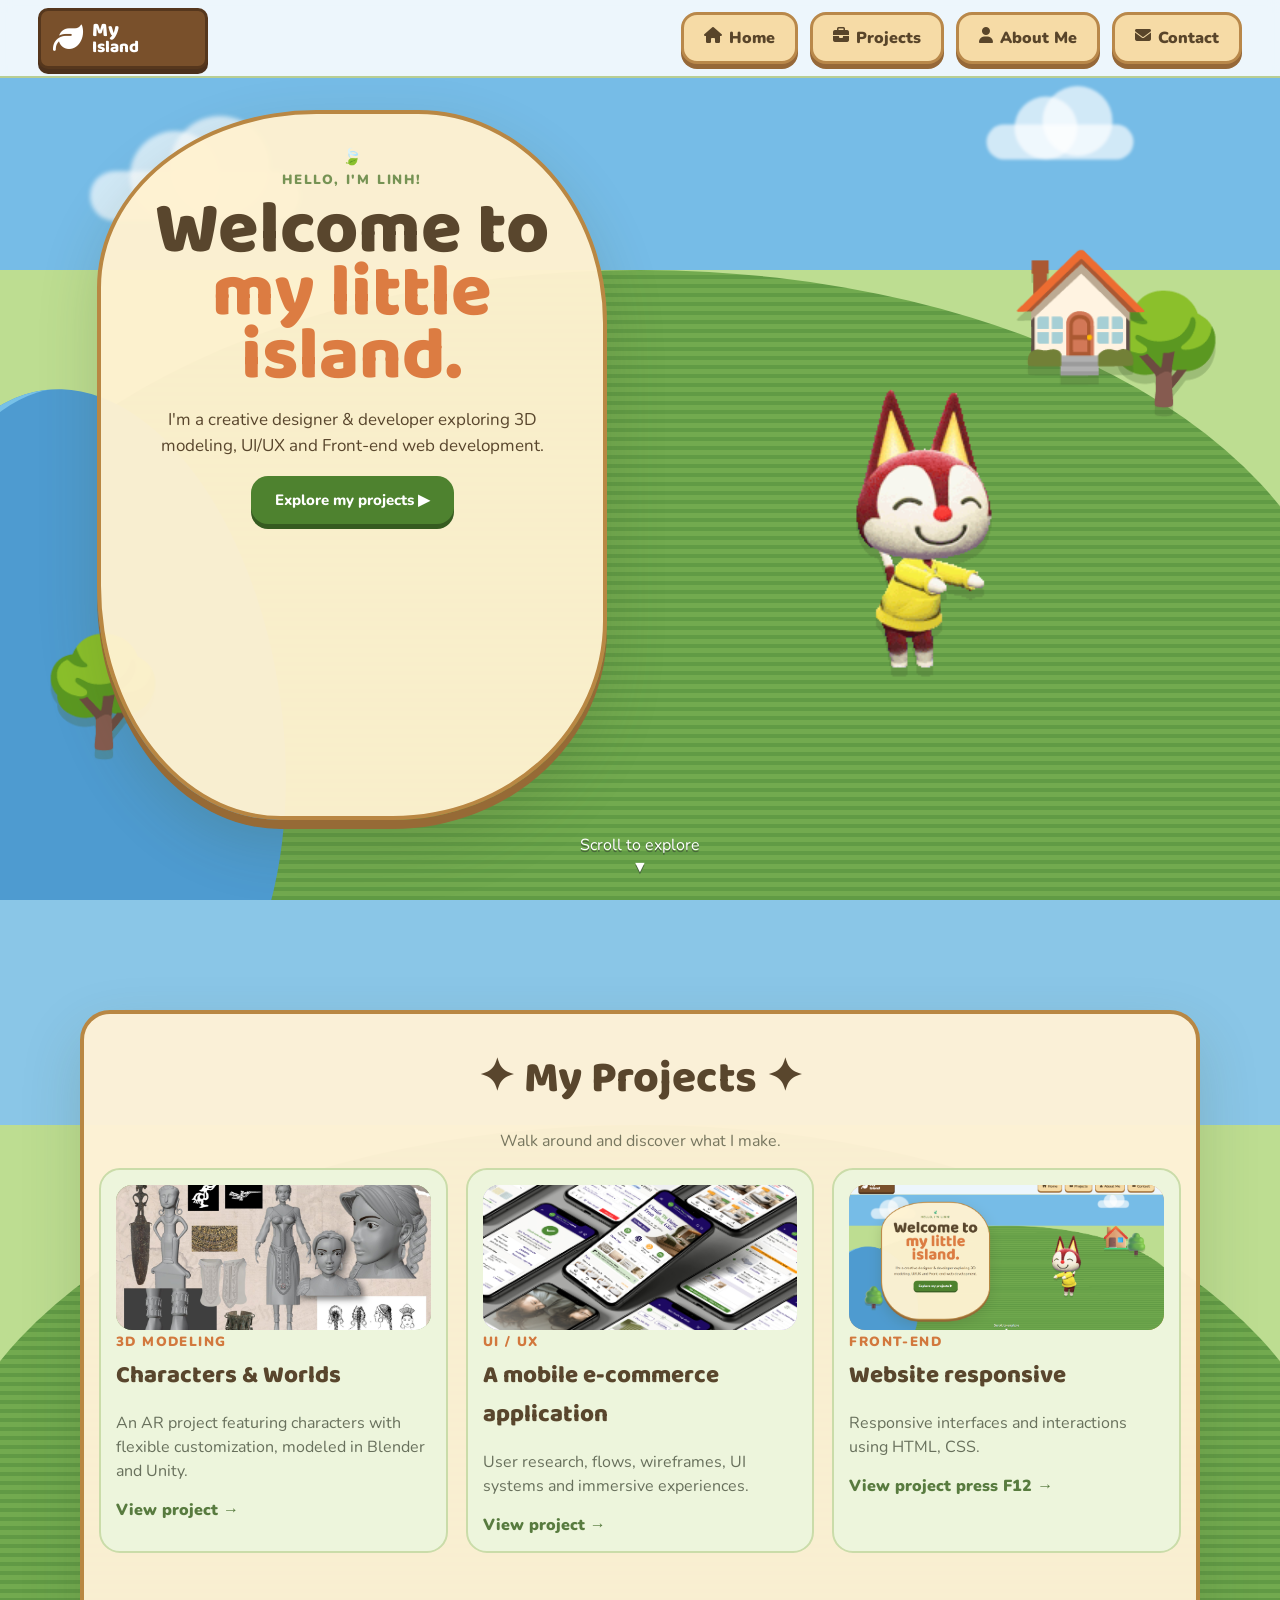
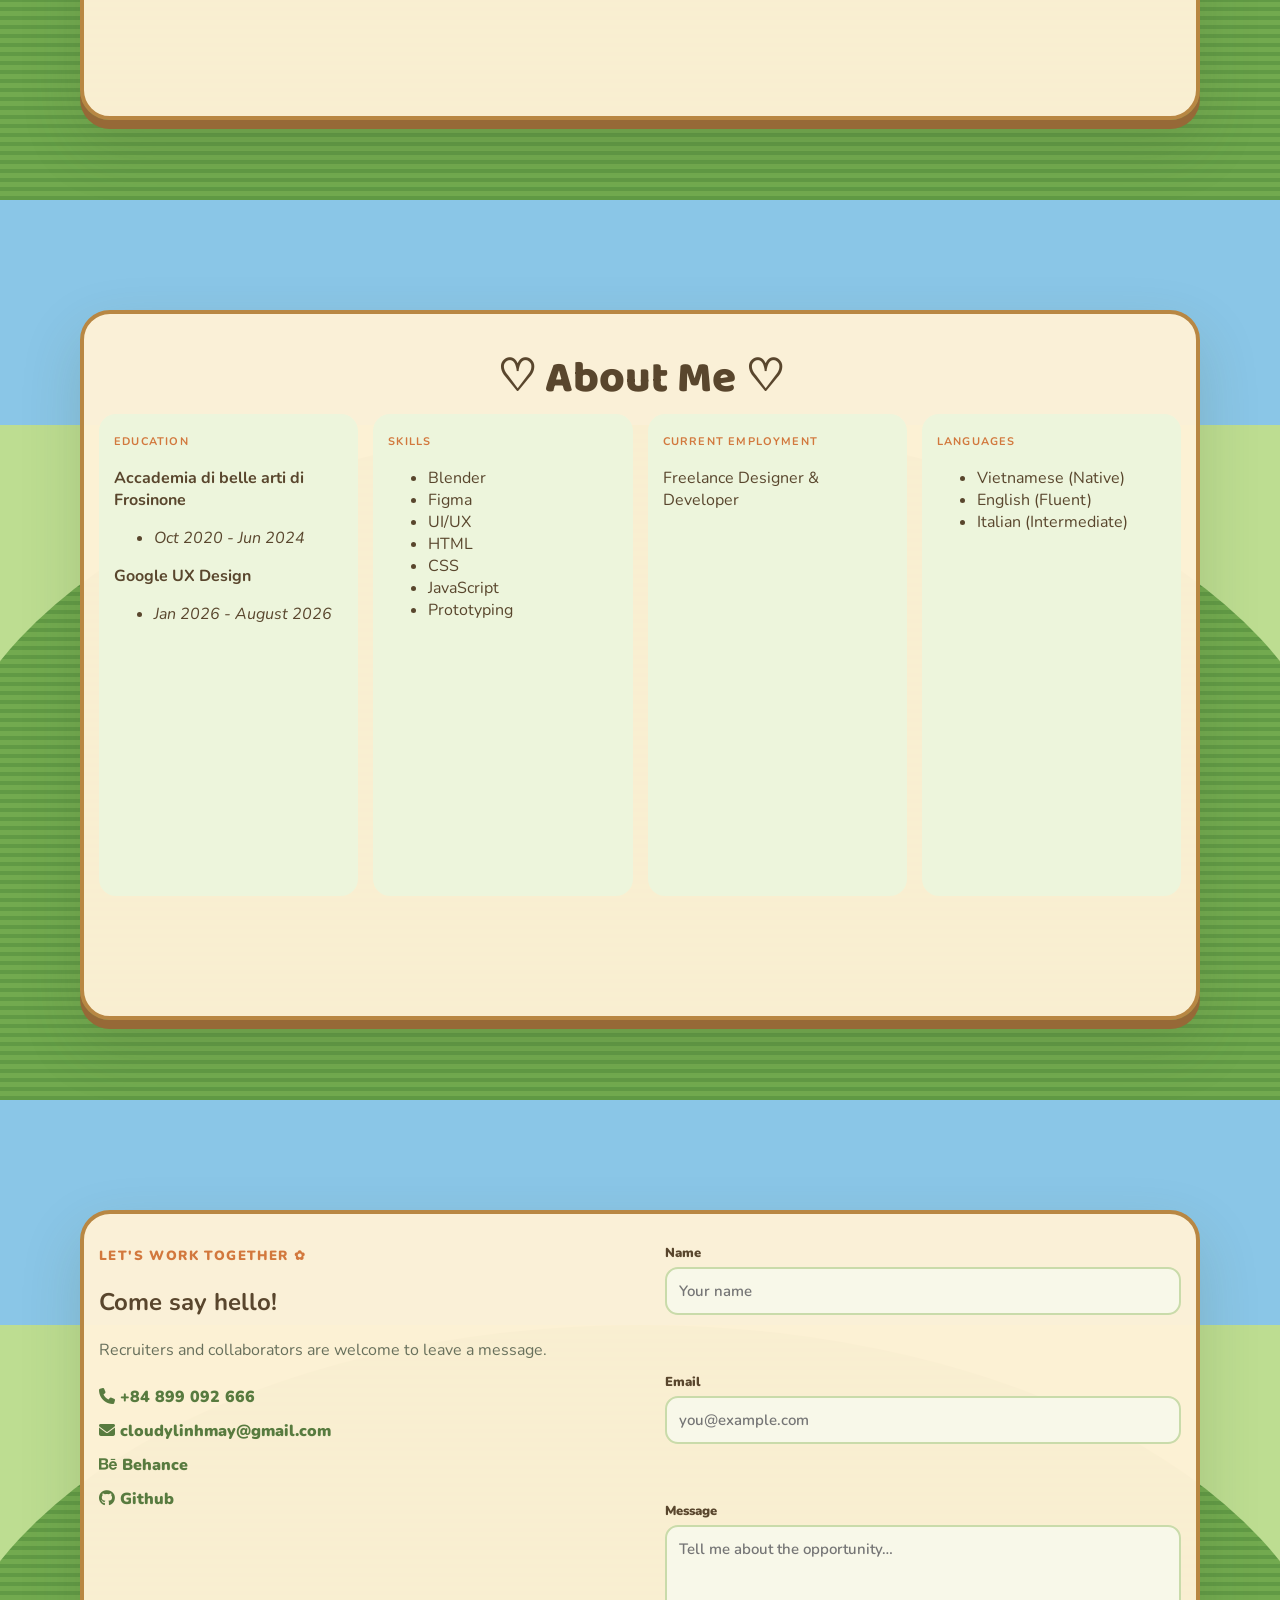
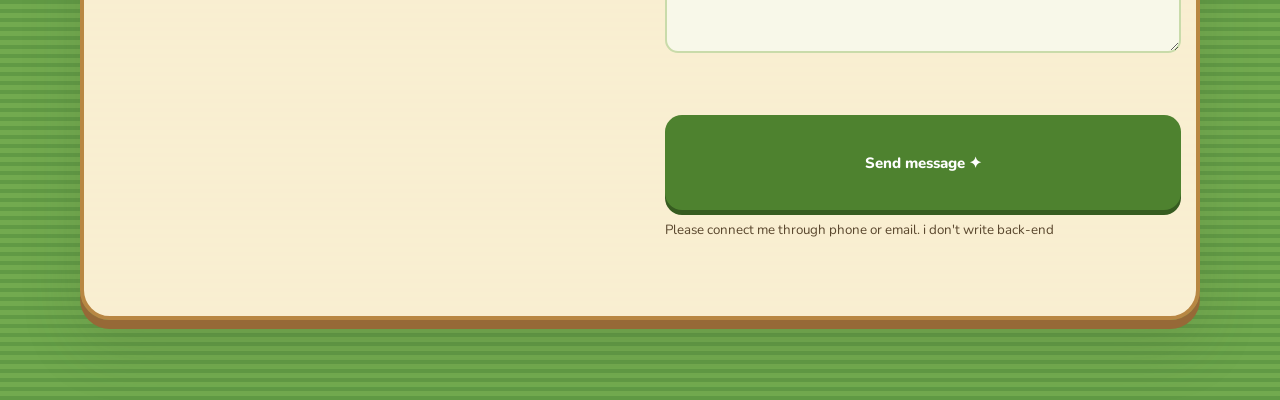
<file: index.html>
<!doctype html><html lang="en"><head><meta charset="utf-8"><meta name="viewport" content="width=device-width,initial-scale=1">
    <title>Linh's Island — Portfolio</title>
    <link rel="preconnect" href="https://fonts.googleapis.com">
    <link rel="preconnect" href="https://fonts.gstatic.com" crossorigin>
    <link href="https://fonts.googleapis.com/css2?family=Baloo+2:wght@600;700;800&family=Nunito:wght@500;600;700;800&display=swap" rel="stylesheet">
    <link rel="stylesheet" href="style.css">
    <link rel="stylesheet" href="https://cdnjs.cloudflare.com/ajax/libs/font-awesome/6.4.0/css/all.min.css">
</head>
<body>
<!--<div id="loading"><span>🍃</span><b>Arriving on Linh's island…</b><small>Preparing your little world</small></div> -->
<header>
    <a class="logo" href="index.html#home"><i class="fas fa-leaf"></i><strong>My<br><small>Island</small></strong></a>
    <nav>
        <a href="#home"><i class="fas fa-home"></i> <span>Home</span></a>
        <a href="#projects"><i class="fas fa-briefcase"></i> <span>Projects</span></a>
        <a href="#about"><i class="fas fa-user"></i> <span>About Me</span></a>
        <a href="#contact"><i class="fas fa-envelope"></i> <span>Contact</span></a>
    </nav>
</header>
<main>
<section class="section home" id="home">
    <div class="cloud c1"></div>
    <div class="cloud c2"></div>
    <div class="tree t1">🌳</div>
    <div class="tree t2">🌳</div>
    <div class="house h">🏠</div> 
    <div class="river"></div>
    <div class="path"></div>
    <div class="dialogue">
        <div>🍃</div>
        <small>HELLO, I'M LINH!</small>
        <h1>Welcome to<br><em>my little island.</em></h1>
        <p>I'm a creative designer & developer exploring 3D modeling, UI/UX and Front-end web development.</p>
        <a class="btn" href="#projects">Explore my projects ▶</a>
    </div>
    <div class = "avatar"><img src="model/rudy-acnh-rudy-animal-crossing.gif" alt="GIF">
    </div>

    <div class="scroll">Scroll to explore<br>▼</div>

</section>
<section class="section" id="projects"><div class="paper">
    <h2>✦ My Projects ✦</h2>
    <p>Walk around and discover what I make.</p>
    <div class="grid">
        <article><div class="visual"><img src="3Dthumbnail.jpg" alt="3D modeling"></div>
            <small>3D MODELING</small>
            <h3>Characters & Worlds</h3>
            <p>An AR project featuring characters with flexible customization, modeled in Blender and Unity.</p>
            <a href="3D.html">View project →</a>
        </article>
        <article>
            <div class="visual purple"><img src="ui-ux.jpg" alt="UIUX"></div>
            <small>UI / UX</small>
            <h3>A mobile e-commerce application</h3>
            <p>User research, flows, wireframes, UI systems and immersive experiences.</p>
            <a href="UI-UX.html">View project →</a>
        </article>
        <article>
            <div class="visual orange"><img src="fontend.png" alt="Frontend"></div>
            <small>FRONT-END</small>
            <h3>Website responsive</h3>
            <p>Responsive interfaces and interactions using HTML, CSS.</p>
            <a>View project press F12 →</a>
        </article>
    </div>
</div>
</section>
<section class="section" id="about">
    <div class="paper">
        <h2>♡ About Me ♡</h2>
    
                <div class="cv">
                    <div>
                        <b>EDUCATION</b>
                        <p><strong>Accademia di belle arti di Frosinone </strong></p>
                        <ul><li><em>Oct 2020 - Jun 2024</em></li></ul>
                        <p><strong>Google UX Design</strong></p>
                        <ul><li><em>Jan 2026 - August 2026</em></li></ul>
                    </div>
                    <div>
                        <b>SKILLS</b>
                        <ul>
                            <li>Blender</li>
                            <li>Figma</li>
                            <li>UI/UX</li>
                            <li>HTML</li>
                            <li>CSS</li>
                            <li>JavaScript</li>
                            <li>Prototyping</li>
                        </ul>
                    </div>
                    <div>
                        <b>CURRENT EMPLOYMENT</b>
                        <p>Freelance Designer & Developer</p>
                    </div>
                    <div>
                        <b>LANGUAGES</b>
                        <ul>
                            <li>Vietnamese (Native)</li>
                            <li>English (Fluent)</li>
                            <li>Italian (Intermediate)</li>
                        </ul>
                    </div>
                </div>
            
        
    </div>
</section>
<section class="section" id="contact">
    <div class="paper contact">
        <div>
            <small>LET'S WORK TOGETHER ✿</small>
            <h2>Come say hello!</h2>
            <p>Recruiters and collaborators are welcome to leave a message.</p>
            <div class="details">
                <a href="tel:+84899092666"><i class="fas fa-phone"></i> +84 899 092 666</a>
                <a href="mailto:cloudylinhmay@gmail.com"><i class="fas fa-envelope"></i> cloudylinhmay@gmail.com</a>
                <a href="https://www.behance.net/dolinh9" target="_blank"><i class="fab fa-behance"></i> Behance</a>
                <a href="https://github.com/dieulinDo" target="_blank"><i class="fab fa-github"></i> Github</a>
            </div>
        </div>
        <form id="form">
            <label>Name
                <input required name="name" placeholder="Your name">
            </label>
            <label>Email
                <input required type="email" name="email" placeholder="you@example.com">
            </label>
            <label>Message
                <textarea required name="message" rows="5" placeholder="Tell me about the opportunity…"></textarea>
            </label>
            <button class="btn">Send message ✦</button>
            <small>Please connect me through phone or email. i don't write back-end</small>
        </form>
    </div>
</section>
</main>


</body>
</html>
</file>
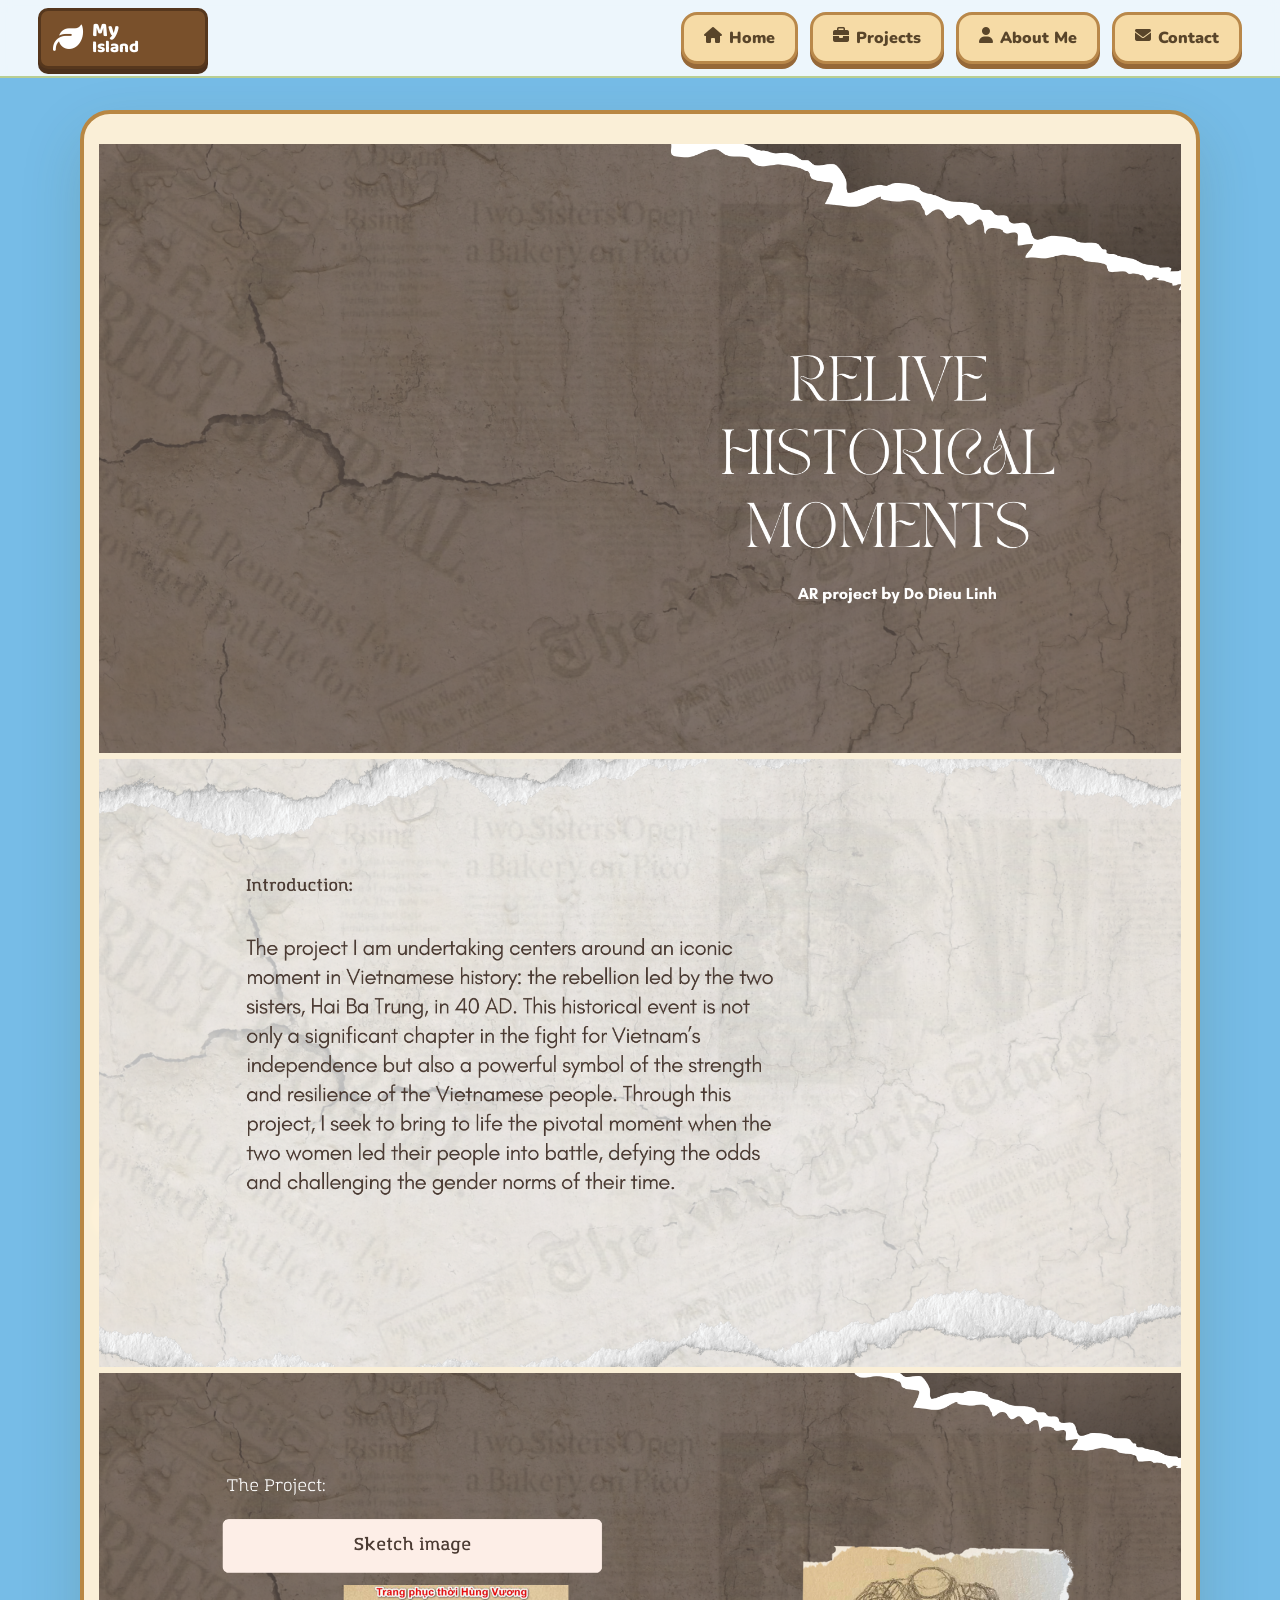
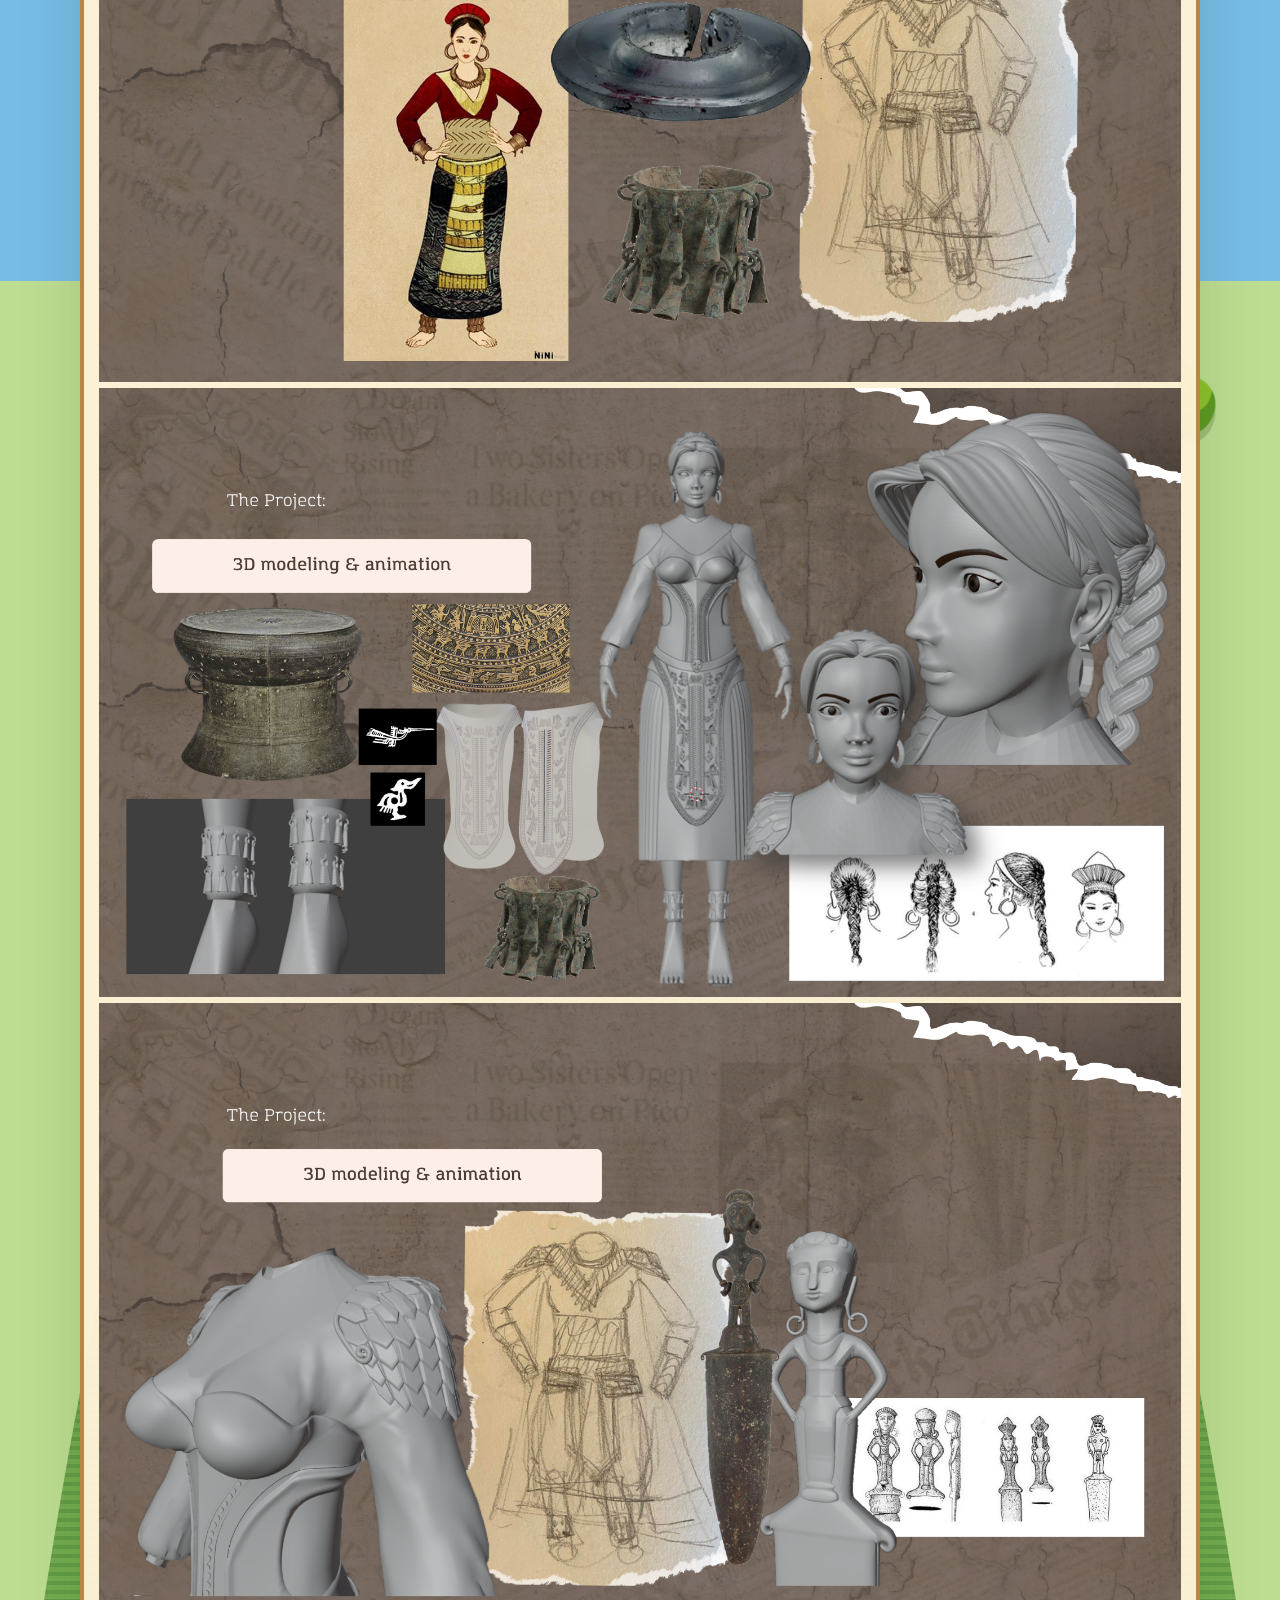
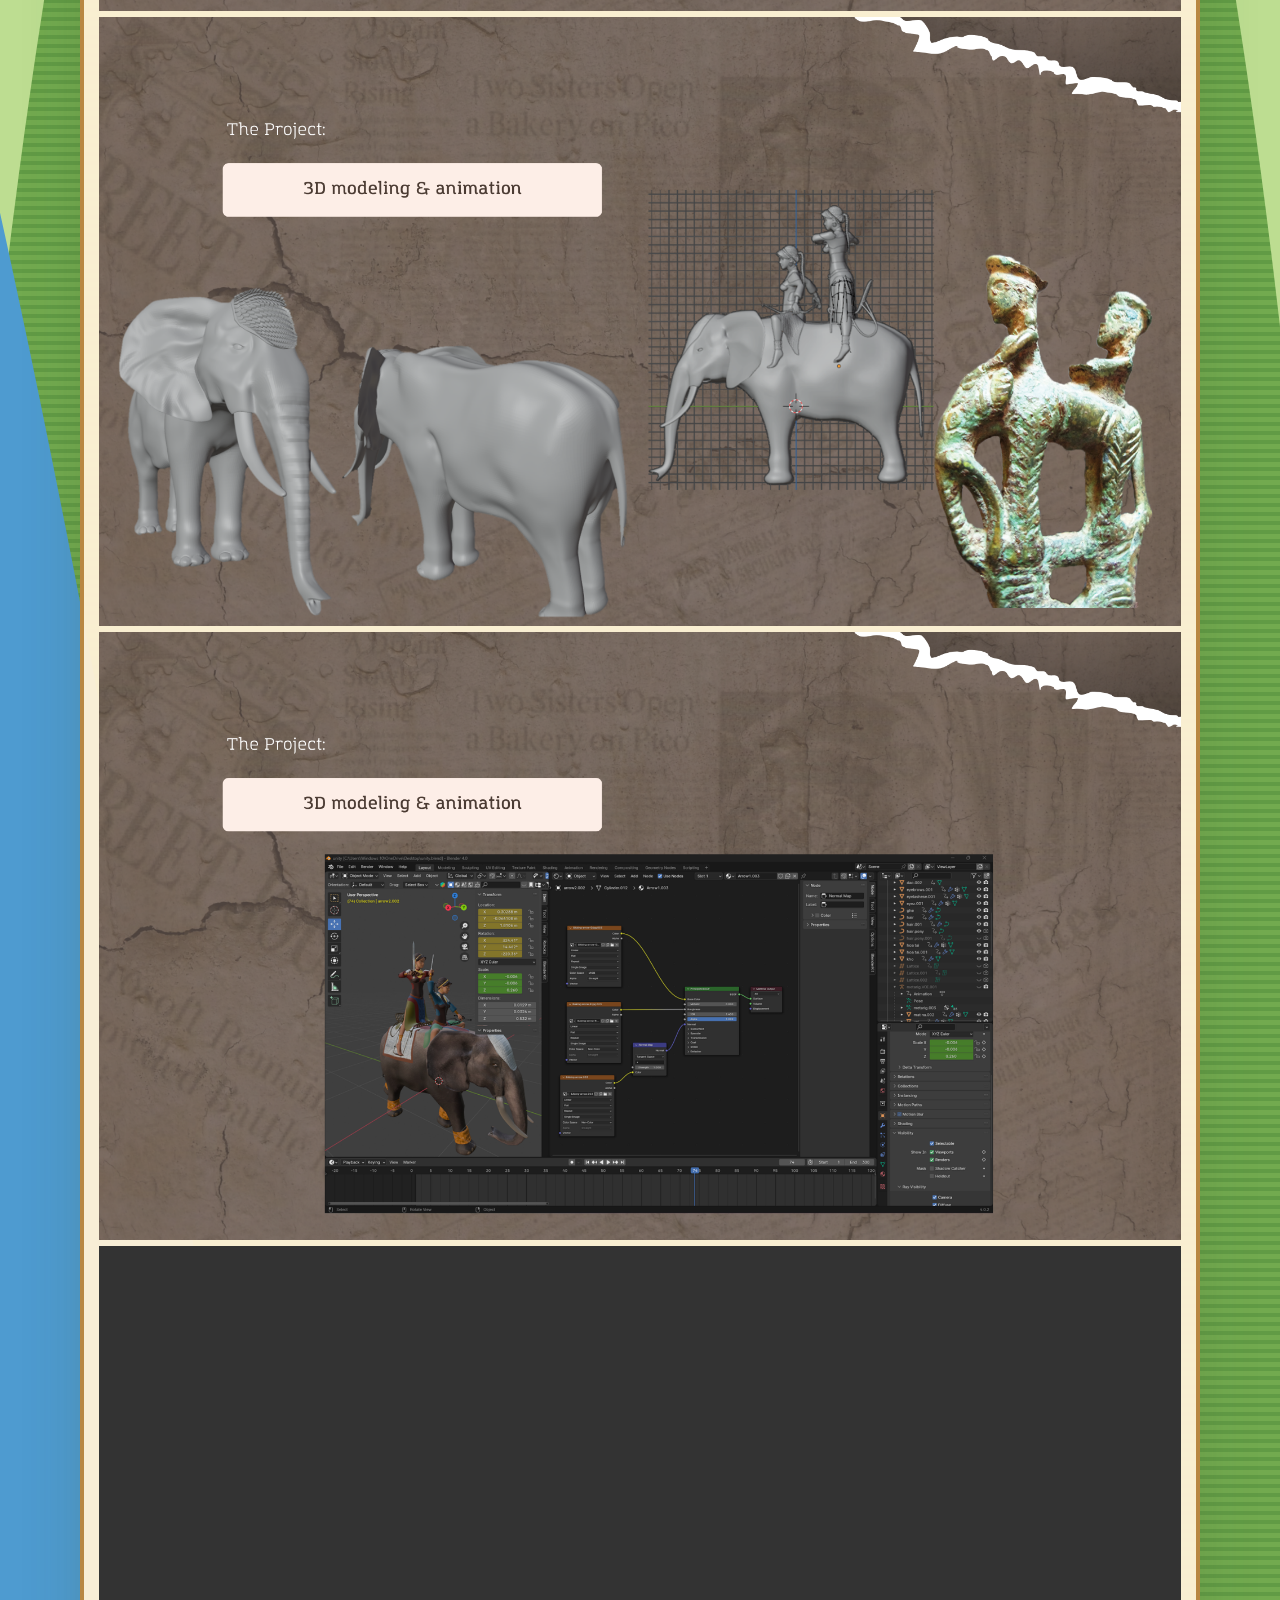
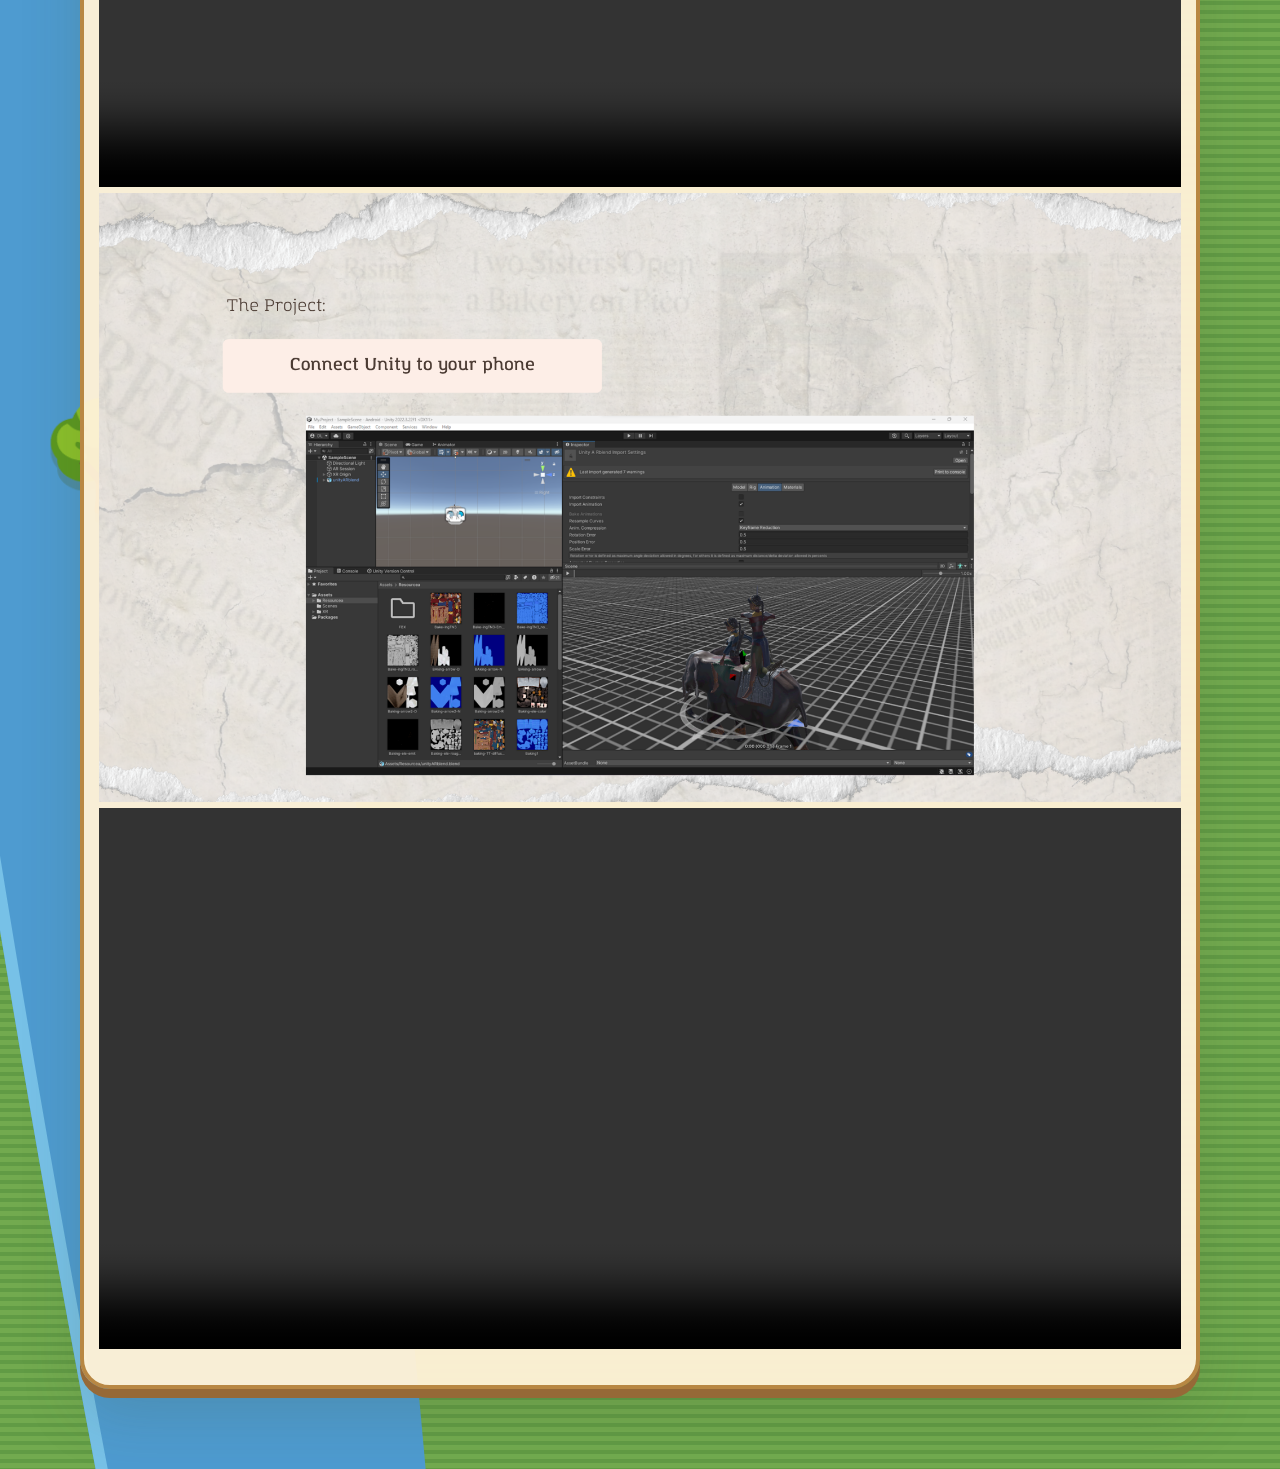
<file: 3D.html>
<!doctype html><html lang="en"><head><meta charset="utf-8"><meta name="viewport" content="width=device-width,initial-scale=1">
    <title>3D page</title>
    <link rel="preconnect" href="https://fonts.googleapis.com">
    <link rel="preconnect" href="https://fonts.gstatic.com" crossorigin>
    <link href="https://fonts.googleapis.com/css2?family=Baloo+2:wght@600;700;800&family=Nunito:wght@500;600;700;800&display=swap" rel="stylesheet">
    <link rel="stylesheet" href="style.css">
    <link rel="stylesheet" href="https://cdnjs.cloudflare.com/ajax/libs/font-awesome/6.4.0/css/all.min.css">
</head>
<body>
    <header>
    <a class="logo" href="#home"><i class="fas fa-leaf"></i><strong>My<br><small>Island</small></strong></a>
    <nav>
        <a href="index.html#home"><i class="fas fa-home"></i> <span>Home</span></a>
        <a href="index.html#projects"><i class="fas fa-briefcase"></i> <span>Projects</span></a>
        <a href="index.html#about"><i class="fas fa-user"></i> <span>About Me</span></a>
        <a href="index.html#contact"><i class="fas fa-envelope"></i> <span>Contact</span></a>
    </nav>
</header>
<main>
<section class="section home" id="home">
    <div class="cloud c1"></div>
    <div class="cloud c2"></div>
    <div class="tree t1">🌳</div>
    <div class="tree t2">🌳</div>
    <div class="house h">🏠</div> 
    <div class="river"></div>
    <div class="paper">
        <img src="3D AR/AR/1.png">
        <img src="3D AR/AR/2.png">
        <img src="3D AR/AR/5.png">
        <img src="3D AR/AR/6.png">
        <img src="3D AR/AR/7.png">
        <img src="3D AR/AR/8.png">
        <img src="3D AR/AR/9.png">
        <video controls>
            <source src="Blender.animation.mp4" type="video/mp4">
        </video>
        <img src="3D AR/AR/11.png">
        <video controls>
            <source src="screen_record_Unity.mp4" type="video/mp4">
        </video>
    </section>

    </main>
</body>
</html>
</file>
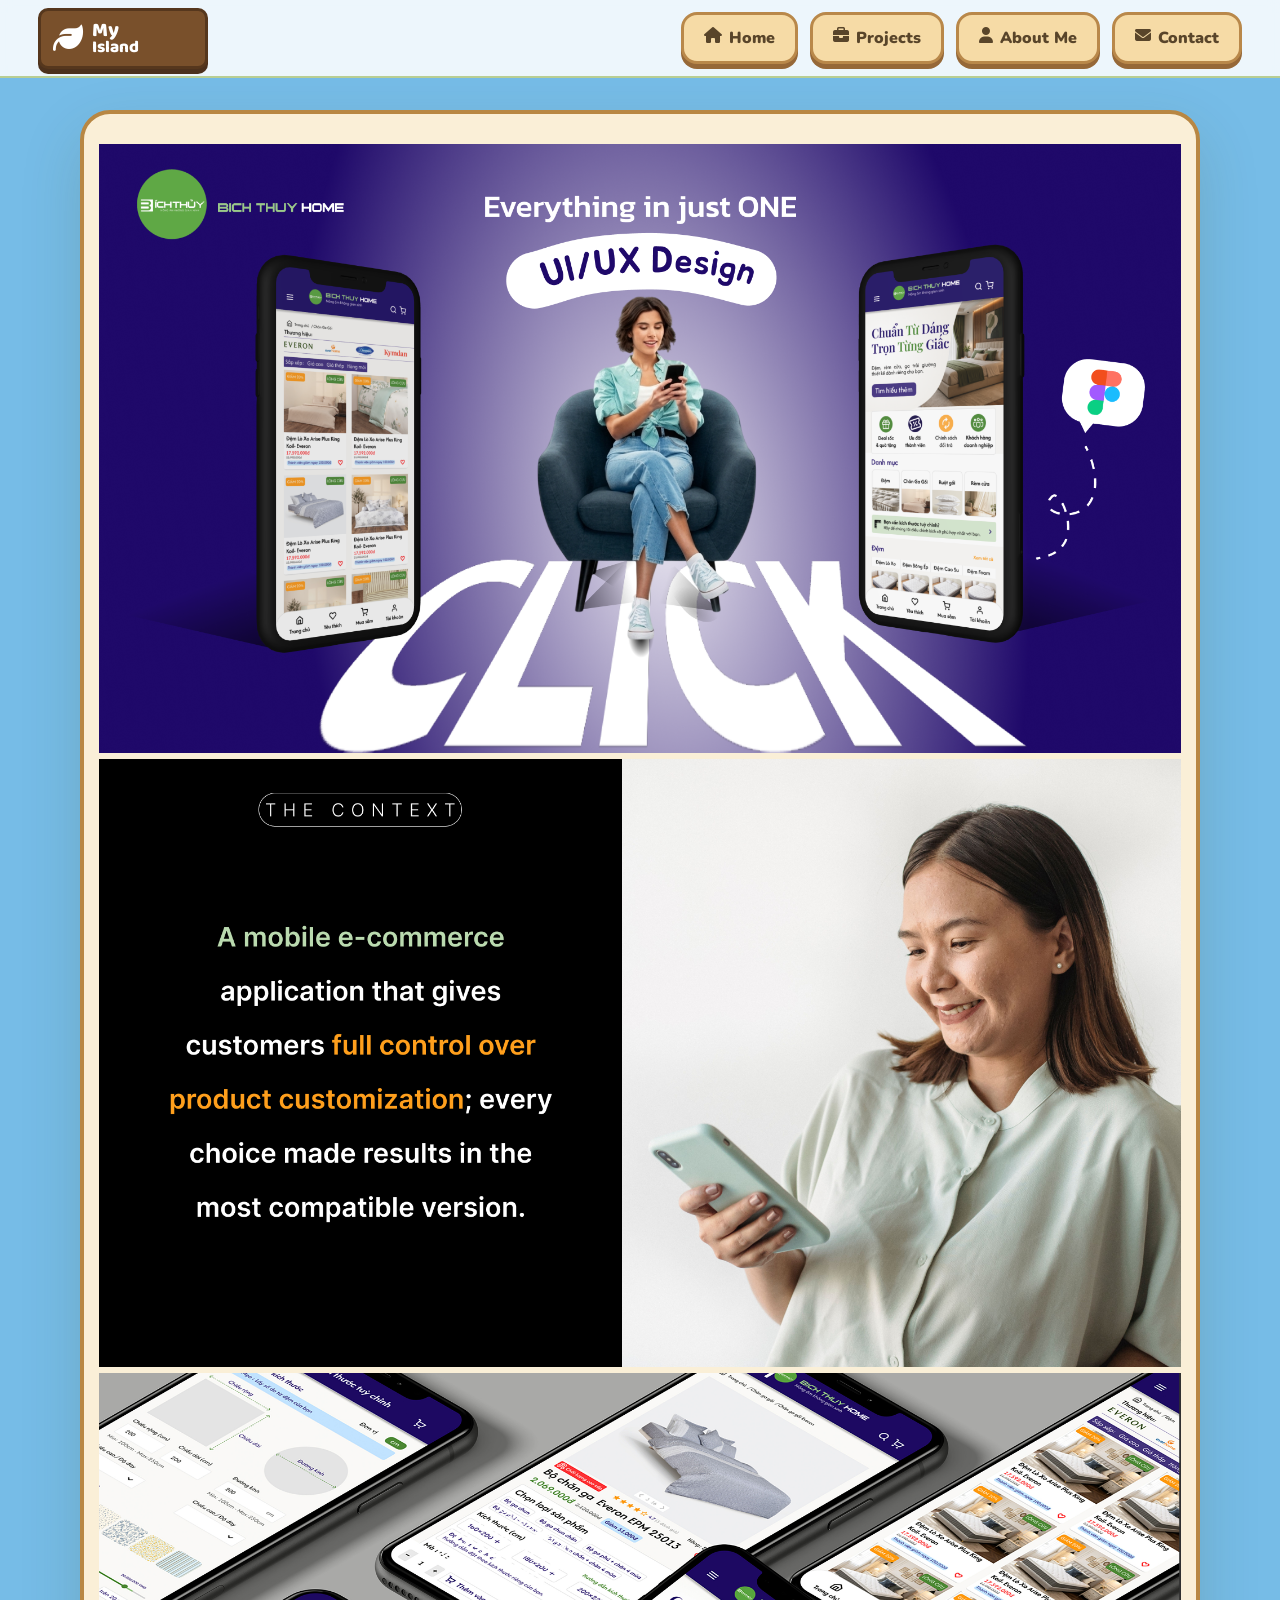
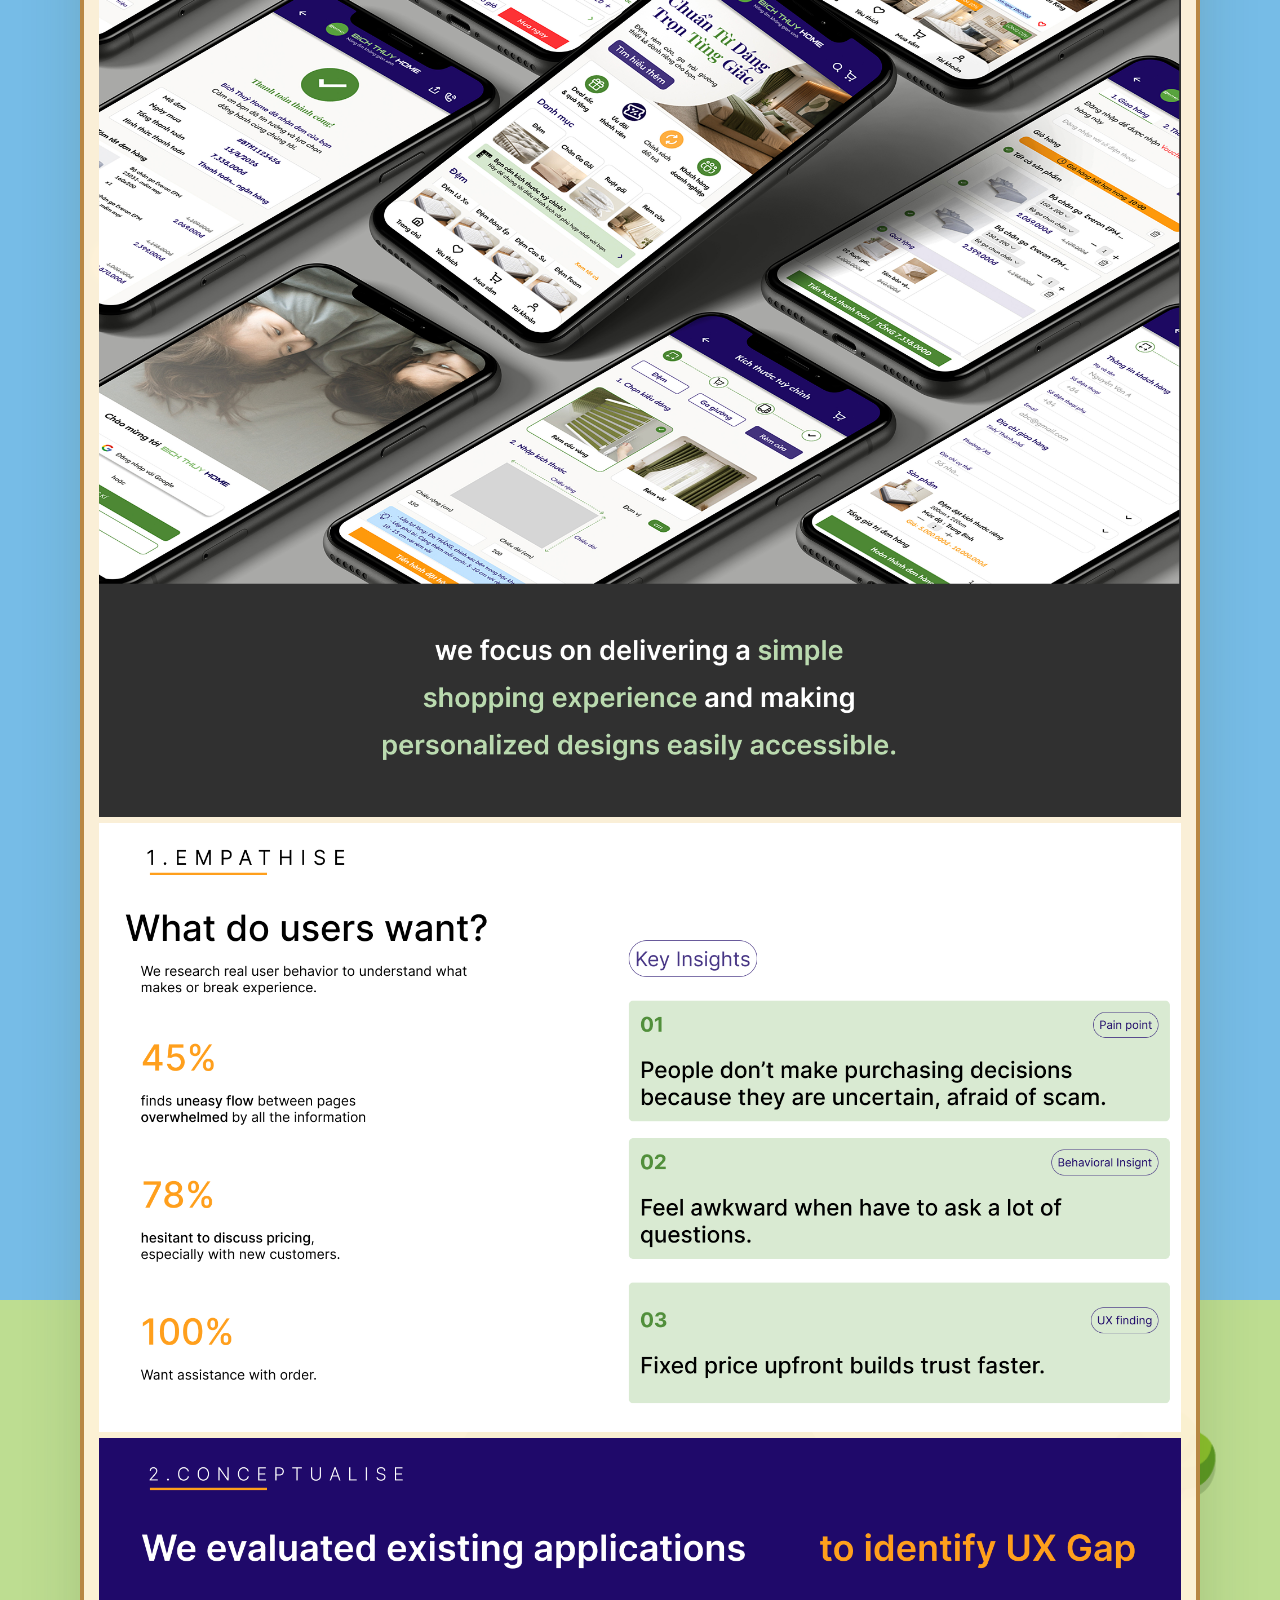
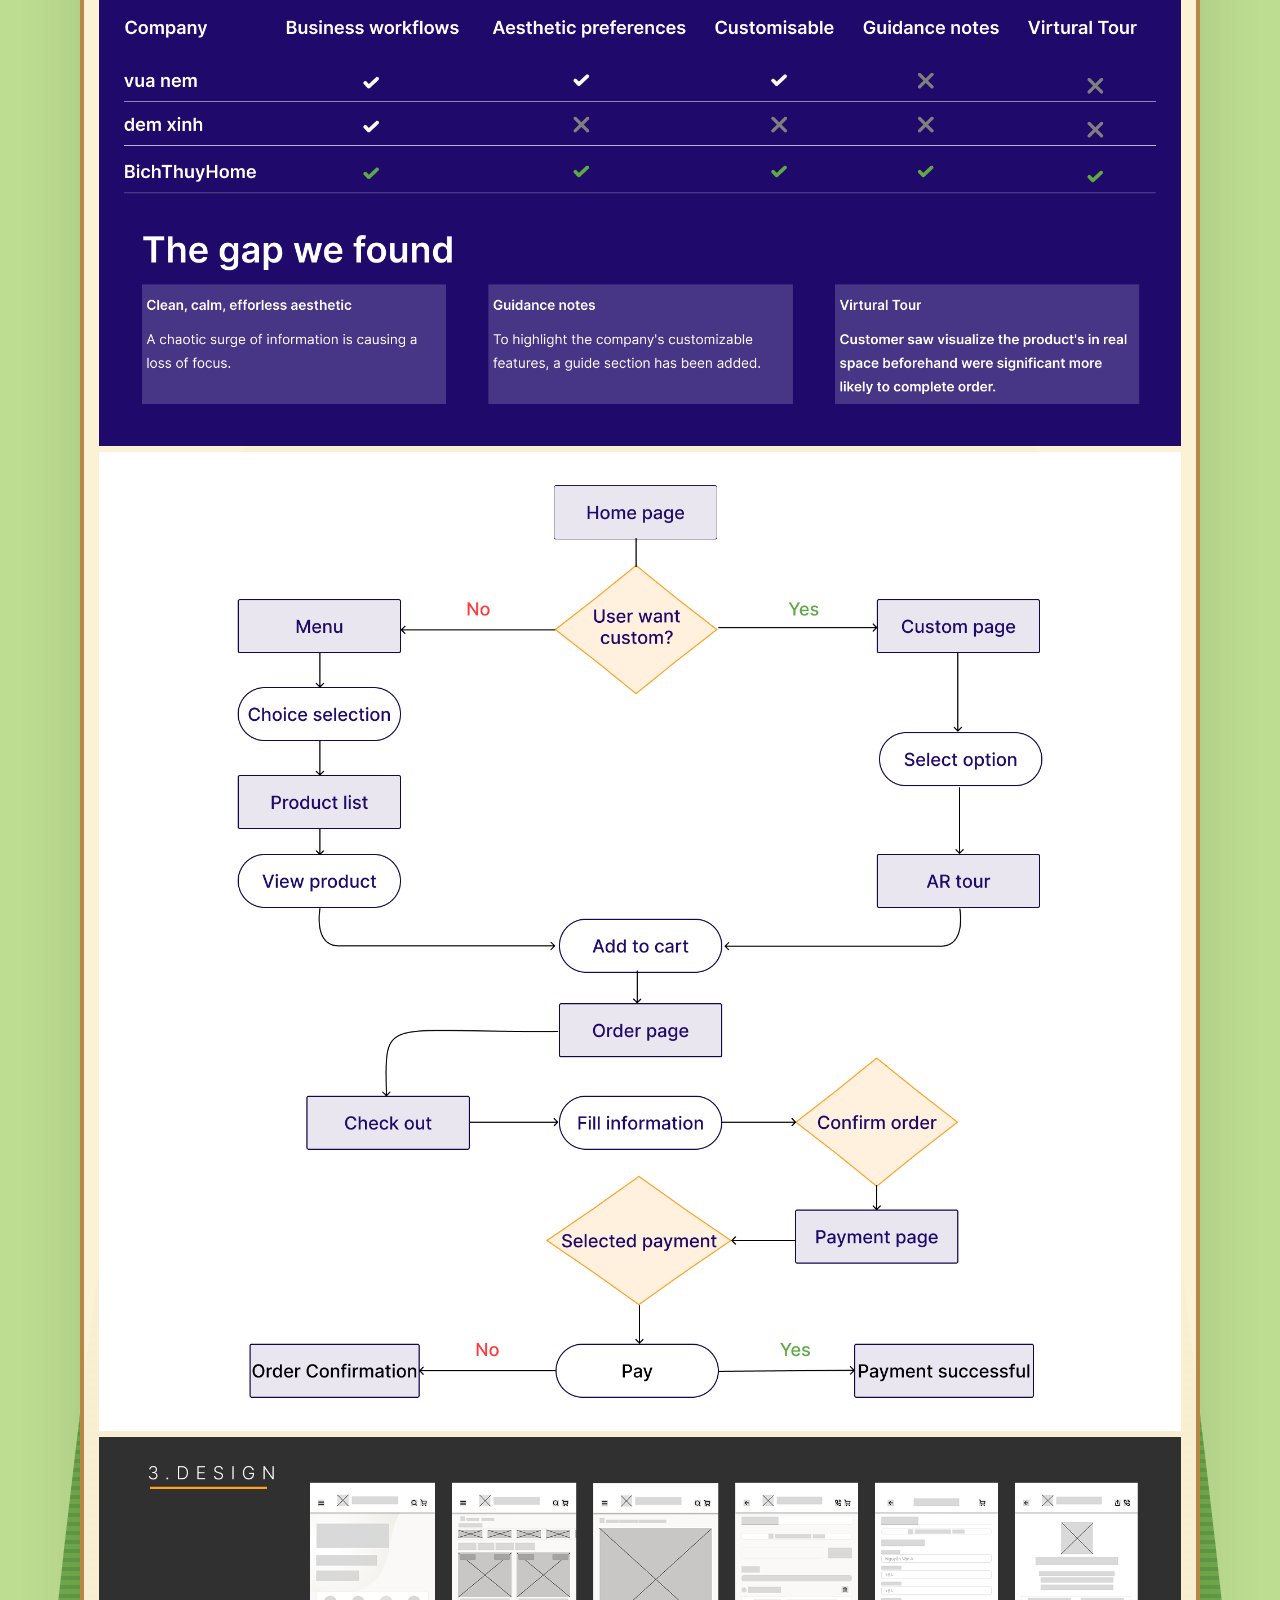
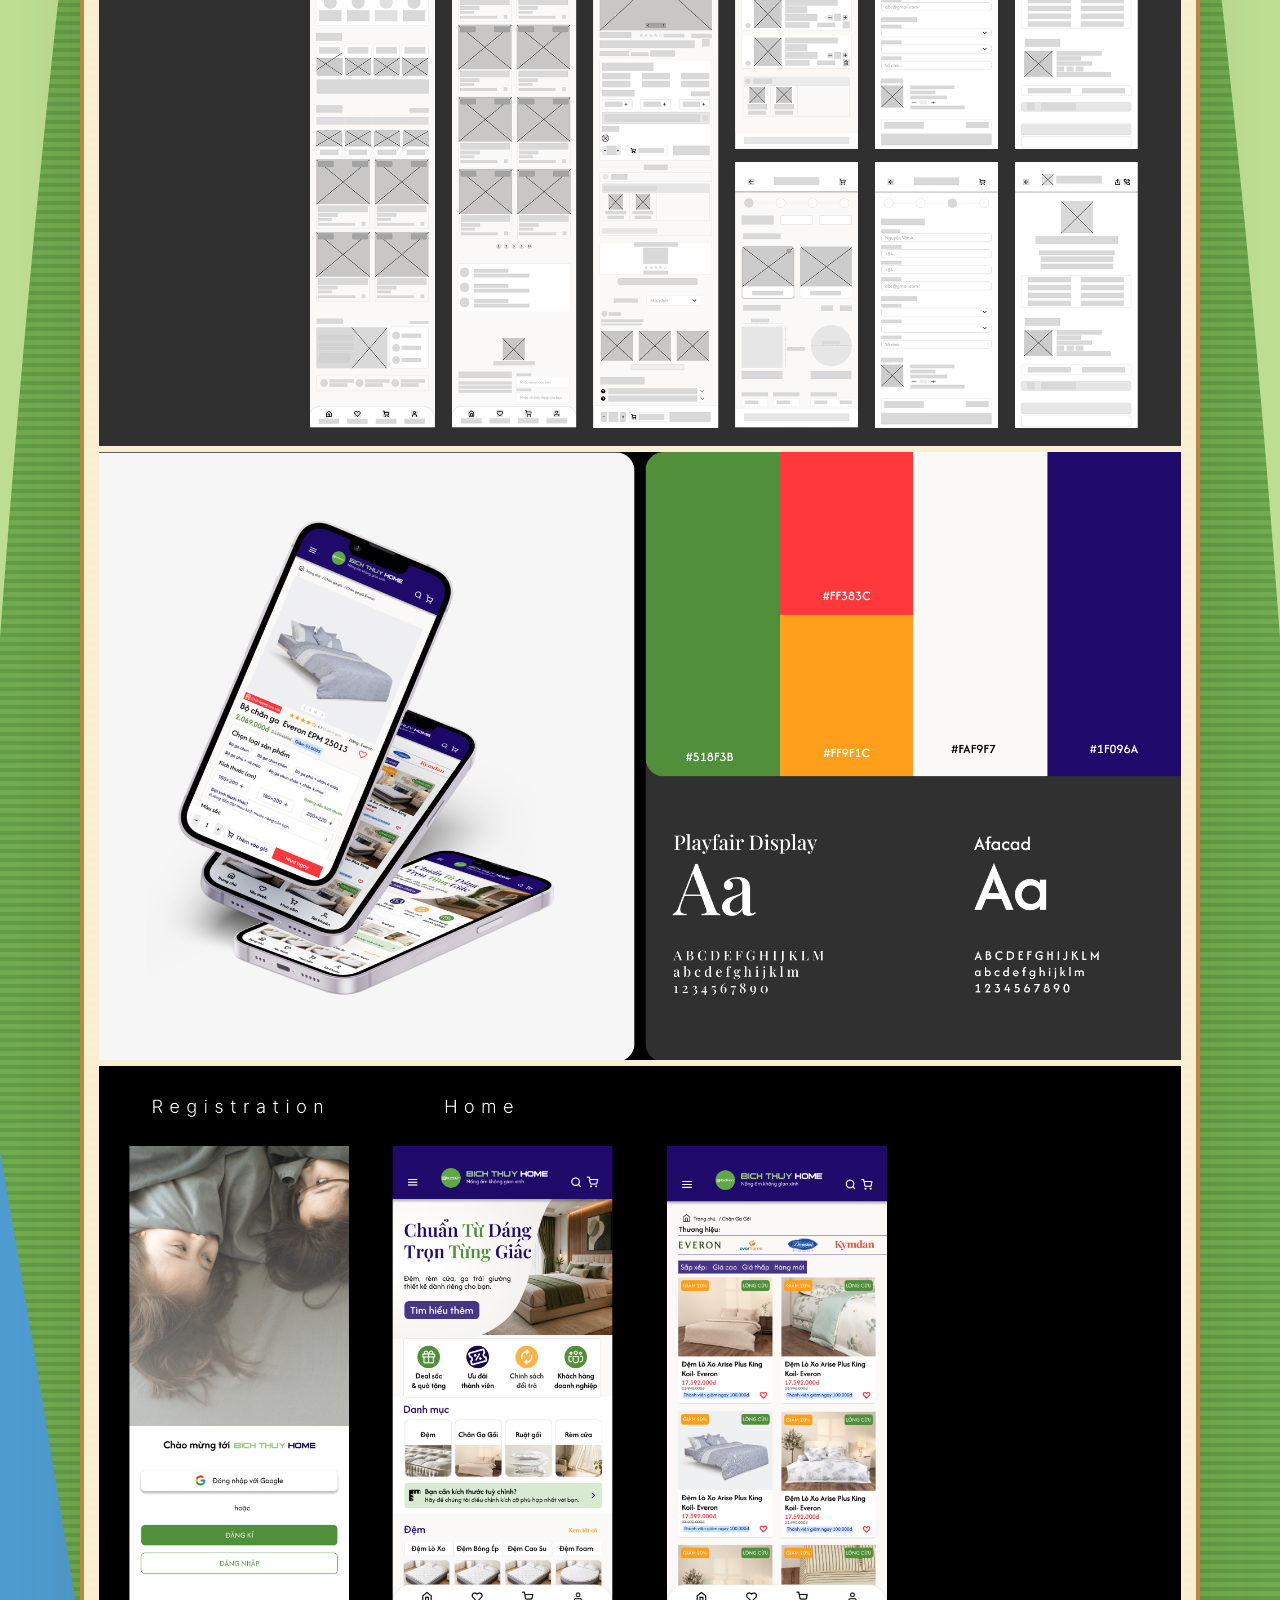
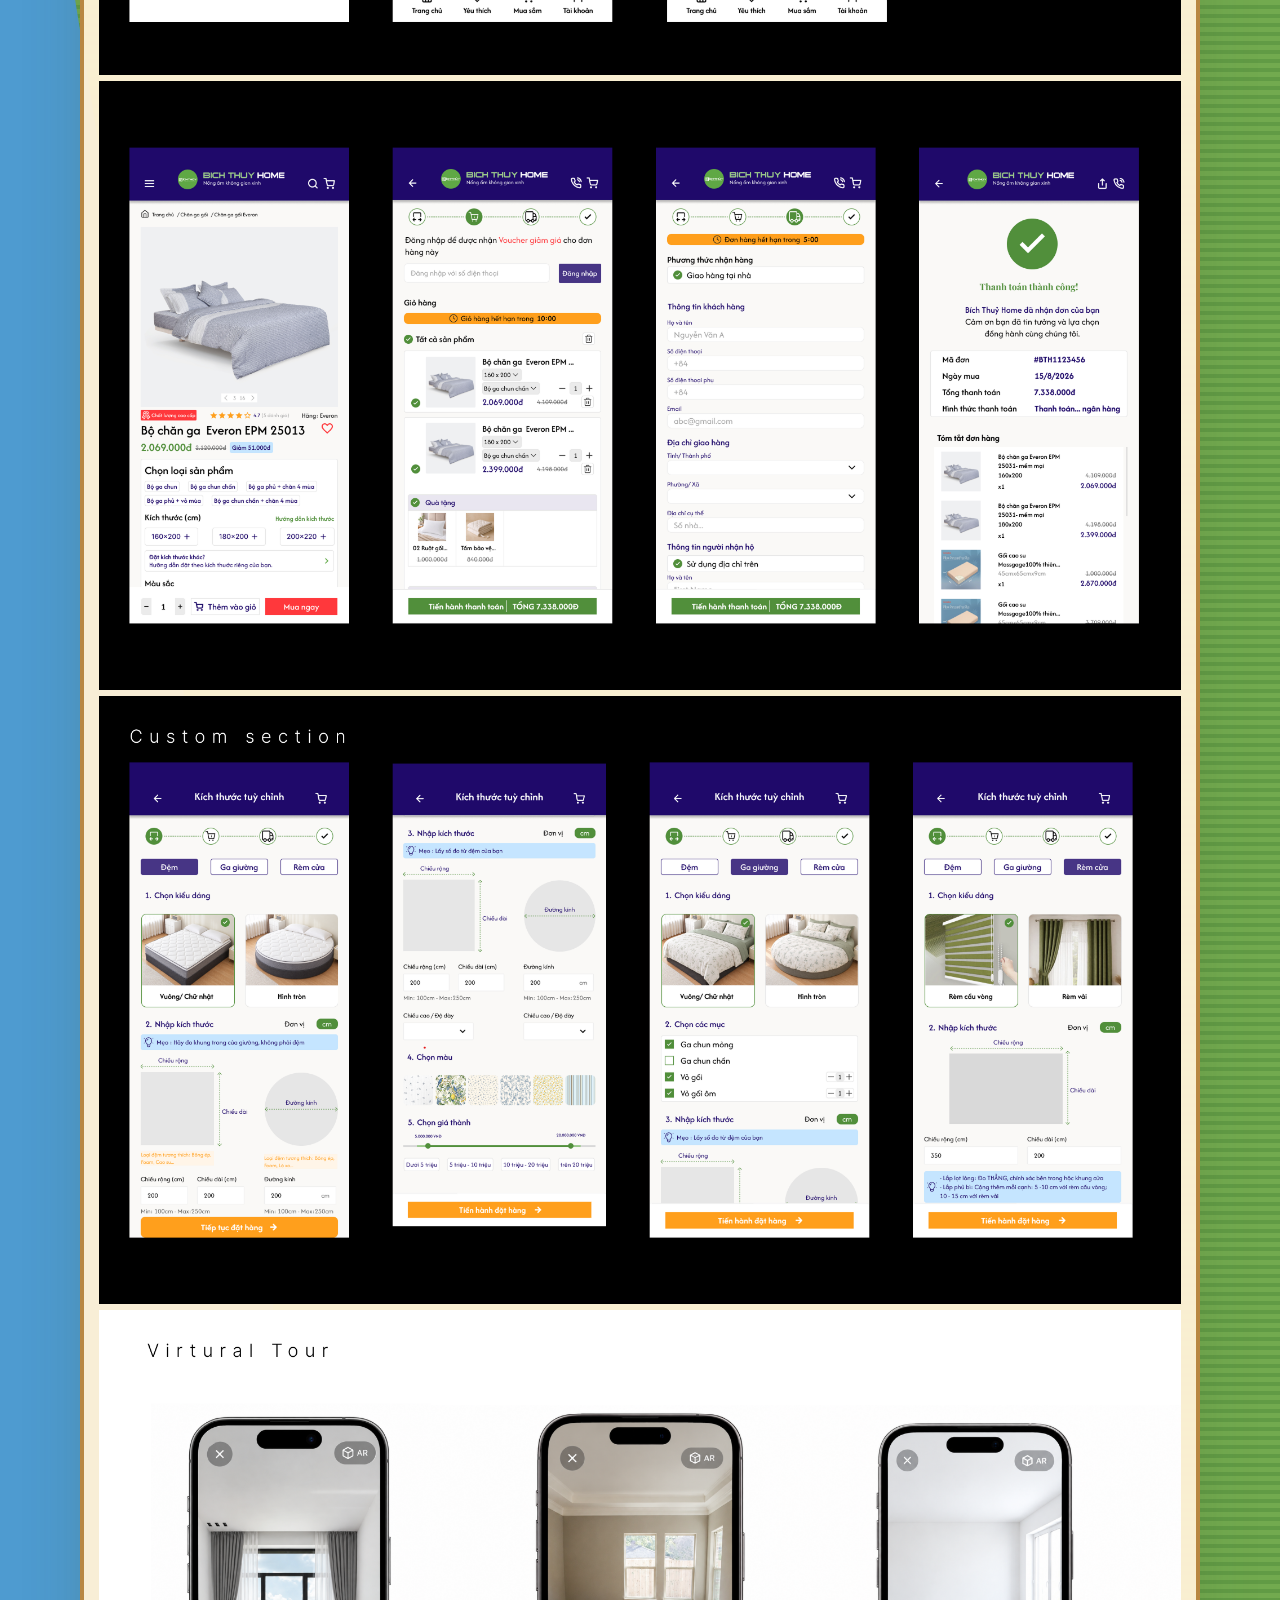
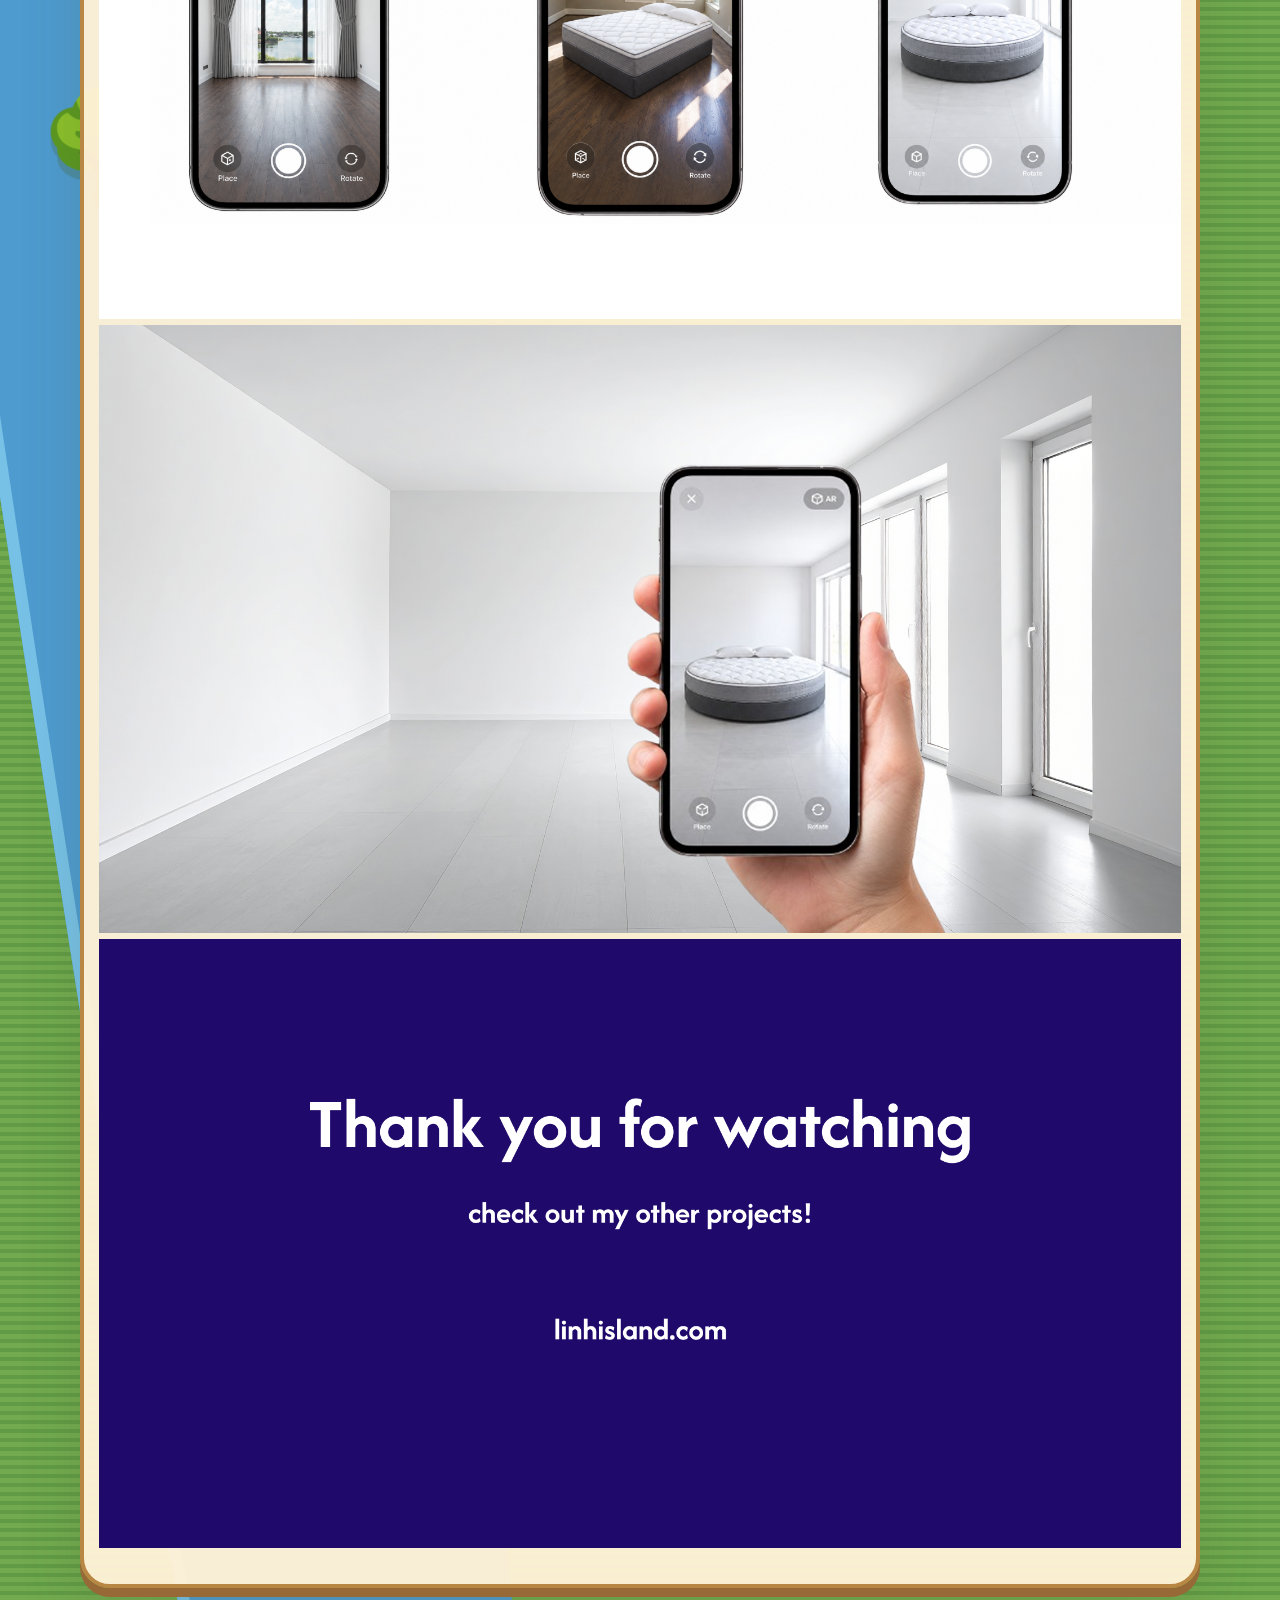
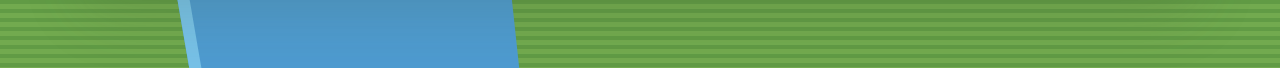
<file: UI-UX.html>
<!doctype html><html lang="en"><head><meta charset="utf-8"><meta name="viewport" content="width=device-width,initial-scale=1">
    <title>UI UX page</title>
    <link rel="preconnect" href="https://fonts.googleapis.com">
    <link rel="preconnect" href="https://fonts.gstatic.com" crossorigin>
    <link href="https://fonts.googleapis.com/css2?family=Baloo+2:wght@600;700;800&family=Nunito:wght@500;600;700;800&display=swap" rel="stylesheet">
    <link rel="stylesheet" href="style.css">
    <link rel="stylesheet" href="https://cdnjs.cloudflare.com/ajax/libs/font-awesome/6.4.0/css/all.min.css">
</head>
<body>
    <header>
    <a class="logo" href="#home"><i class="fas fa-leaf"></i><strong>My<br><small>Island</small></strong></a>
    <nav>
        <a href="index.html#home"><i class="fas fa-home"></i> <span>Home</span></a>
        <a href="index.html#projects"><i class="fas fa-briefcase"></i> <span>Projects</span></a>
        <a href="index.html#about"><i class="fas fa-user"></i> <span>About Me</span></a>
        <a href="index.html#contact"><i class="fas fa-envelope"></i> <span>Contact</span></a>
    </nav>
</header>
<main>
<section class="section home" id="home">
    <div class="cloud c1"></div>
    <div class="cloud c2"></div>
    <div class="tree t1">🌳</div>
    <div class="tree t2">🌳</div>
    <div class="house h">🏠</div> 
    <div class="river"></div>
    <div class="paper">
        <img src="UiUx/Slide 16_9 - 1.png">
        <img src="UiUx/Slide 16_9 - 2.png">
        <img src="UiUx/Slide 16_9 - 3.png">
        <img src="UiUx/Slide 16_9 - 4.png">
        <img src="UiUx/Slide 16_9 - 5.png">
        <img src="UiUx/Slide 16_9 - 6.png">
        <img src="UiUx/Slide 16_9 - 7.png">
        <img src="UiUx/Slide 16_9 - 8.png">
        <img src="UiUx/Slide 16_9 - 9.png">
        <img src="UiUx/Slide 16_9 - 10.png">
        <img src="UiUx/Slide 16_9 - 11.png">
        <img src="UiUx/Slide 16_9 - 12.png">
        <img src="UiUx/Slide 16_9 - 13.png">
        <img src="UiUx/Slide 16_9 - 14.png">
        </div>
    </section>

    </main>
</body>
</html>
</file>
<file: style.css>
*{
    box-sizing:border-box
}
html{scroll-behavior:smooth}
body{margin:0;background:#cde8aa;color:#59462d;font-family:Nunito,sans-serif}

header{
    position:fixed;
    z-index:50;top:0;
    left:0;right:0;
    height:78px;padding:8px 3vw;display:flex;justify-content:space-between;align-items:center;background:#ffffffdd;backdrop-filter:blur(6px);border-bottom:2px solid #b8ce93}
.logo{
    display:flex;
    align-items:center;
    gap:9px;width:170px;height:61px;padding:5px 12px;color:#fff;text-decoration:none;background:#79502b;border:3px solid #56371d;border-radius:10px;box-shadow:0 5px #4c311d}
.logo{font-size:30px}
.logo strong{font:800 20px/.8 "Baloo 2"}
.logo small{font-size:17px}
nav{display:flex;gap:12px}
nav a{
    display:flex;
    gap:7px;
    padding:12px 20px;
    text-decoration:none;color:#59452a;
    background:#f6dba6;border:3px solid #b9884a;
    border-radius:16px;box-shadow:0 5px #966838;font-weight:900}
nav a:hover{background:#5c8e36;border-color:#416725;color:#fff;box-shadow:0 5px #36541f;transform:translateY(-2px)}
.section{min-height:100vh;position:relative;overflow:hidden;padding:110px 5vw 80px;
    display:flex;justify-content:center}
.section:not(.home){
    background:linear-gradient(#8ac6e7 0 25%,#bddd91 25%)}
.section:not(.home):before{
    content:"";
    position:absolute;
    inset:25% -5% -15%;
    background:repeating-linear-gradient(0deg,#619a45 0 4px,#72aa4f 4px 9px);
    border-radius:50% 50% 0 0}
.home{
background:linear-gradient(#76bce7 0 30%,#bddd91 30%)}
.home:before{content:"";
    position:absolute;
    inset:30% -5% -20%;
    background:repeating-linear-gradient(0deg,#619b45 0 4px,#72aa4f 4px 9px);
    border-radius:50% 50% 0 0}
.cloud{
    position:absolute;
    width:210px;height:50px;
    background:#ffffffaa;
    border-radius:50px;filter:blur(2px)}
.cloud:before,.cloud:after{
    content:"";position:absolute;
    background:#ffffffaa;border-radius:50%}
.cloud:before{width:90px;height:90px;left:40px;top:-40px}
.cloud:after{width:100px;height:100px;right:30px;top:-55px}
.c1{left:7%;top:19%}.c2{right:9%;top:13%;transform:scale(.7)}
.tree,.house{position:absolute;z-index:3;filter:drop-shadow(0 9px #48663244)}
.tree{font-size:105px}
.t1{left:3%;bottom:15%}
.t2{right:4%;top:31%}
.house{font-size:115px}
.h{right:10%;top:26%}
.river{position:absolute;z-index:2;
    left:-8%;top:43%;width:30%;height:75%;
    background:#4e9bd0;transform:rotate(-8deg);border-radius:50%;
    box-shadow:inset 12px 0 #77c1e7}

.dialogue{
    position:relative;
    right:25%;
    z-index:8;
    width:min(510px,92vw);
    padding:32px 44px 40px;
    text-align:center;
    background:#fff2d1f5;
    border:4px solid #b98743;
    border-radius:43% 37% 42% 36%/25% 30% 28% 33%;
    box-shadow:0 9px #966a36,0 25px 60px #40532a33}
.dialogue small{font-weight:900;letter-spacing:1.8px;color:#769354}
.dialogue h1{margin:10px 0 18px;font:800 clamp(48px,6vw,74px)/.85 "Baloo 2"}
.dialogue h1 em{font-style:normal;color:#dc7c42}
.dialogue p{font-size:17px;line-height:1.55}

.btn{display:inline-flex;
    align-items:center;
    justify-content:center;gap:14px;
    border:0;border-radius:17px;padding:14px 24px;
    background:#4e822f;color:#fff;text-decoration:none;
    font:800 15px Nunito;box-shadow:0 5px #365b20;cursor:pointer}
.btn:active{transform:translateY(4px);box-shadow:0 1px #365b20}
.sign{position:absolute;z-index:5;right:7%;
    bottom:14%;display:grid;gap:4px;width:175px;
    padding:13px 18px;background:#c18b4c;
    border:4px solid #80532b;box-shadow:0 8px #5d3d22;transform:rotate(2deg)}
.sign b{margin:-13px -18px 7px;padding:7px;background:#a84729;color:white;font:800 19px "Baloo 2"}
.sign span{font:800 17px "Baloo 2"}
.scroll{position:absolute;z-index:8;bottom:22px;
    left:50%;transform:translateX(-50%);color:#fff;
    text-align:center;text-shadow:0 2px #47653a}
.paper{position:relative;
    z-index:8;
    width:min(1120px,96vw);
    padding:30px 15px;
    background:#fff2d7f5;
    border:4px solid #b88743;
    border-radius:30px;
    box-shadow:0 9px #966937,0 25px 60px #40542a2e
   }
.paper img, .paper video{
  flex:1; width:100%;object-fit:cover
}
.paper>h2{margin:0;text-align:center;font:800 44px "Baloo 2"}
.paper>p{text-align:center;
    color:#77765f}
.grid{display:grid;
    grid-template-columns:repeat(3,1fr);gap:18px}
.grid article{
    padding:15px;
    background:#edf5dc;
    border:2px solid #cadca9;
    border-radius:21px}
.visual{
    height:145px;
    display:flex;
    place-items:center;
    border-radius:16px;
    background:#84ad65;
    color:#fff;font:800 50px "Baloo 2"}
.visual img{ flex:1;width:100%;height:100%;object-fit:cover;border-radius:16px}
.visual.purple{background:#ac99ce}
.visual.orange{background:#e2a05e}
.grid small,.contact>div>small{font-weight:900;color:#d2783d;letter-spacing:1.4px}
.grid h3{font:800 24px "Baloo 2";margin:4px 0}
.grid p,.contact p{line-height:1.5;color:#68705c}
.grid a,.details a{font-weight:900;color:#587b3f;text-decoration:none}

.portrait{text-align:center;padding:18px;background:#edf5dc;border:2px solid #cadca9;border-radius:22px}
.portrait:first-line{font:800 30px "Baloo 2"}
.portrait small{font-size:10px;font-weight:900}
.lead{font-size:20px;line-height:1.55}
.cv{display:grid;
    grid-template-columns:repeat(4,1fr);
    gap:15px; height:75%;
    }
.cv>div{background:#edf5dc;border-radius:17px;padding:15px}
.cv b{font-size:11px;color:#d2783d;letter-spacing:1.2px}
.contact{display:grid;grid-template-columns:1fr 1fr;gap:50px}
.details{display:grid;gap:12px;margin-top:24px}
form{display:grid;gap:11px}
label{font-size:13px;font-weight:900}
input,textarea{width:100%;margin-top:5px;padding:12px;
    border:2px solid #c9dbaa;border-radius:13px;
    background:#f8f8e9;font:600 15px Nunito;outline:0}


.avatar{
    position: absolute;
    display: block;
    width: 300px;
    height:300px;
    left: 60%;
    bottom: 25%;
    filter: drop-shadow(0 9px #48663244);
    z-index: 20;
}
.avatar img{
    width: 300px;
    height:300px;
}

@media (max-width: 768px) {

    .avatar img{
        width: 200px;
        height: 200px;
    }

}
@media(max-width:850px){
    header{height:65px;padding:7px 10px}

.logo{width:120px;height:50px;font-size:22px}
.logo strong,.logo small{font-size:14px}nav{gap:3px}nav a{padding:9px 10px;
    border-width:2px;border-radius:11px;box-shadow:0 3px #966838}
nav a span{display:none}
.section{padding:95px 14px 90px}
.dialogue{
   display:flex;flex-direction:column;align-items:center;justify-content:center;right:0;width:100%;
    padding:27px 22px}
.dialogue h1{font-size:50px}
.tree,.house{font-size:65px}
.sign{display:none}.river{width:25%}
.grid,.cv,.contact{grid-template-columns:1fr}
.about-grid{grid-template-columns:1fr}
.portrait{width:175px}.paper{padding:20px}
.paper>h2,.contact h2{font-size:36px}
.avatar{width:115px;height:175px;bottom:10%}

}
</file>
